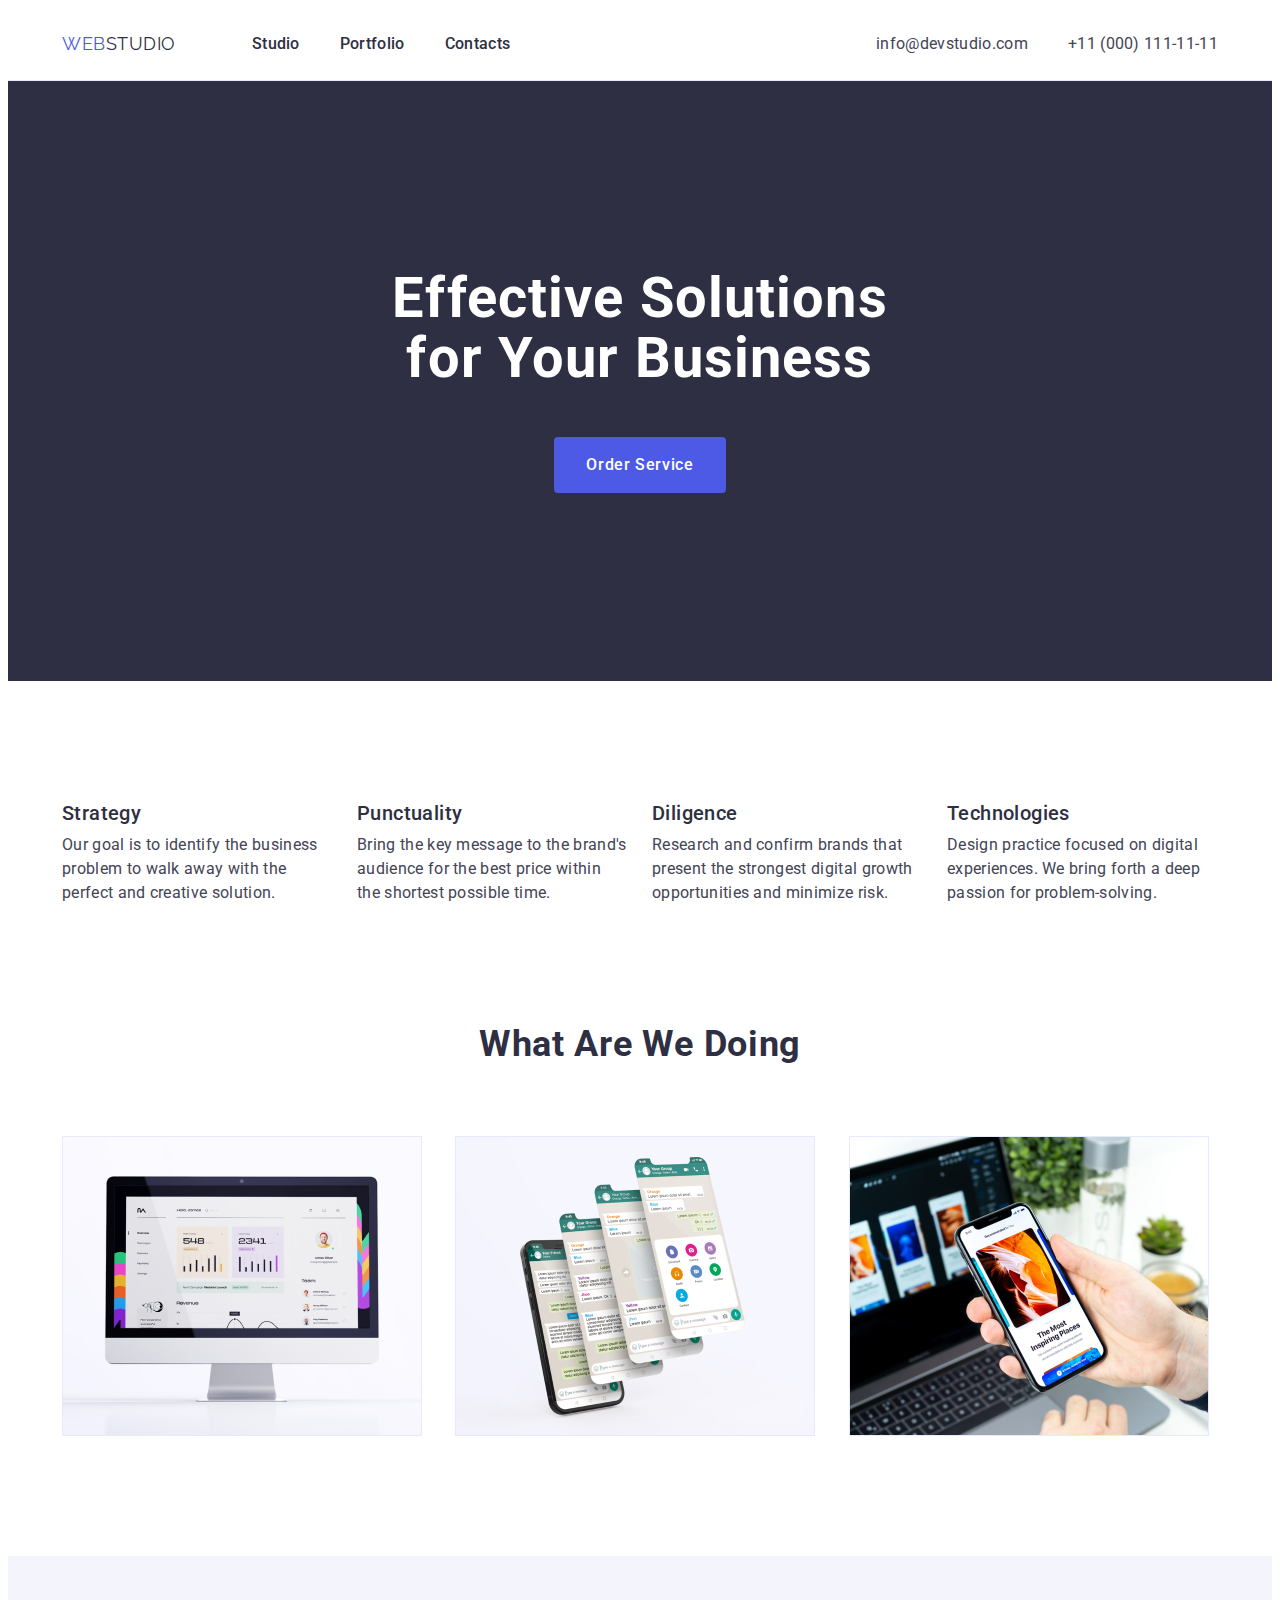
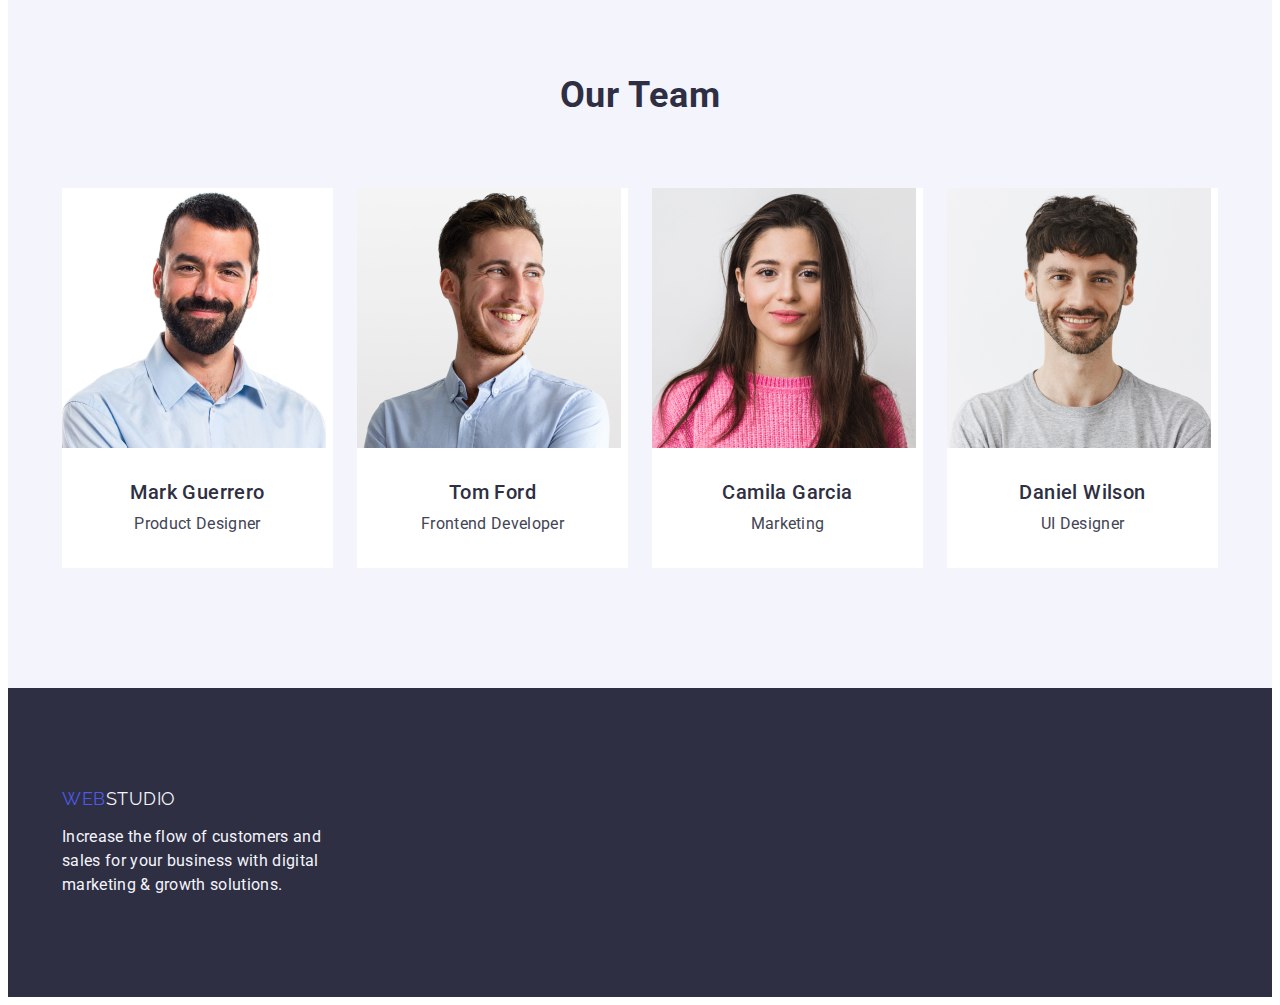
<file: index.html>
<!DOCTYPE html>

<html lang="en">
  <head>
    <meta charset="UTF-8" />
    <meta name="viewport" content="width=device-width, initial-scale=1.0" />
    <title>Web Studio</title>
    <link rel="preconnect" href="https://fonts.googleapis.com" />
    <link rel="preconnect" href="https://fonts.gstatic.com" crossorigin />
    <link
      href="https://fonts.googleapis.com/css2?family=Raleway:wght@800&family=Roboto:wght@400;500;700;900&display=swap"
      rel="stylesheet"
    />
    <link rel="stylesheet"
      href="https://cdnjs.cloudflare.com/ajax/libs/modern-normalize/2.0.0/modern-normalize.min.css"
      integrity="sha512-4xo8blKMVCiXpTaLzQSLSw3KFOVPWhm/TRtuPVc4WG6kUgjH6J03IBuG7JZPkcWMxJ5huwaBpOpnwYElP/m6wg=="
      crossorigin="anonymous"
      referrerpolicy="no-referrer">
    <link rel="stylesheet" href="./css/styles.css" />
  </head>

  <body>
    <header>
      <div class="container" id="header-container">
        <nav>
          <a href="./index.html" class="logo header-container"
          >WEB<span class="logo-accent-dark">STUDIO</span></a>

            <ul class="navigation-tabs">
              <li>
                <a href="./index.html" class="nav-link">Studio</a>
              </li>
              <li>
                <a href="./portfolio.html" class="nav-link">Portfolio</a>
              </li>
              <li>
                <a href="#" class="nav-link">Contacts</a>
              </li>
            </ul>
        </nav>

            <address>
              <ul class="address-list">
                <li>
                    <a href="mailto:info@devstudio.com" class="address-link">info@devstudio.com</a>
                </li>
                <li>
                    <a href="tel:+110001111111" class="address-link">+11 (000) 111-11-11</a>
                </li>
              </ul>
            </address>
        </div>
    </header>

    <main>
      <section class="order-section">
        <div class="container">
          <h1 class="slogan">Effective Solutions<br />for Your Business</h1>
          <button type="button" class="order-service-button">
            Order Service
          </button>
        </div>
      </section>

      <section class="advantages-section">
        <div class="container">
          <h2 class="visually-hidden">Advantages</h2>

          <ul class="advantages-list">
            <li class="advantages-list-item">
              <h3 class="advantages-list-item-title">Strategy</h3>
              <p class="advantages-list-item-text">
                Our goal is to identify the business problem to walk away with the
                perfect and creative solution.
              </p>
            </li>
            <li class="advantages-list-item">
              <h3 class="advantages-list-item-title">Punctuality</h3>
              <p class="advantages-list-item-text">
                Bring the key message to the brand's audience for the best price
                within the shortest possible time.
              </p>
            </li>
            <li class="advantages-list-item">
              <h3 class="advantages-list-item-title">Diligence</h3>
              <p class="advantages-list-item-text">
                Research and confirm brands that present the strongest digital
                growth opportunities and minimize risk.
              </p>
            </li>
            <li class="advantages-list-item">
              <h3 class="advantages-list-item-title">Technologies</h3>
              <p class="advantages-list-item-text">
                Design practice focused on digital experiences. We bring forth a
                deep passion for problem-solving.
              </p>
            </li>
          </ul>
        </div>
      </section>

      <section class="work-types-section">
        <div class="container">
          <h2 class="section-title">What Are We Doing</h2>

          <ul class="work-types-list">
            <li class="work-types-list-item">
              <img
                src="images/main_page/monitor_mac.jpg"
                alt="Monitor"
                width="360"
                height="300">
            </li>
            <li class="work-types-list-item">
              <img
                src="images/main_page/mobiles_chats.jpg"
                alt="Smartphone"
                width="360"
                height="300">
            </li>
            <li class="work-types-list-item">
              <img
                src="images/main_page/mobile_in_hand.jpg"
                alt="Mobile phone and Laptop"
                width="360"
                height="300">
            </li>
          </ul>
        </div>
      </section>

      <section class="team-section">
        <div class="container">
          <h2 class="section-title">Our Team</h2>

          <ul class="team-list">
            <li class="team-list-item">
              <img
                src="images/main_page/mark_guerrero.jpg"
                alt="Pictured is Mark Guerrero"
                width="264"
                height="260">
              <h3 class="team-member-name">Mark Guerrero</h3>
              <p class="team-member-role">Product Designer</p>
            </li>
            <li class="team-list-item">
              <img
                src="images/main_page/tom_ford.jpg"
                alt="Pictured is Tom Ford"
                width="264"
                height="260">
              <h3 class="team-member-name">Tom Ford</h3>
              <p class="team-member-role">Frontend Developer</p>
            </li>
            <li class="team-list-item">
              <img
                src="images/main_page/camila_garcia.jpg"
                alt="Pictured is Camila Garcia"
                width="264"
                height="260">
              <h3 class="team-member-name">Camila Garcia</h3>
              <p class="team-member-role">Marketing</p>
            </li>
            <li class="team-list-item">
              <img
                src="images/main_page/daniel_wilson.jpg"
                alt="Pictured is Daniel Wilson"
                width="264"
                height="260">
              <h3 class="team-member-name">Daniel Wilson</h3>
              <p class="team-member-role">UI Designer</p>
            </li>
          </ul>
        </div>
      </section>
    </main>

    <footer>
      <div class="container">
        <a href="./index.html" class="logo footer-logo"
          >WEB<span class="logo-accent-light">STUDIO</span></a
        >

        <p class="footer-text">
          Increase the flow of customers and sales for your business with digital
          marketing & growth solutions.
        </p>
      </div>
    </footer>
  </body>
</html>
</file>
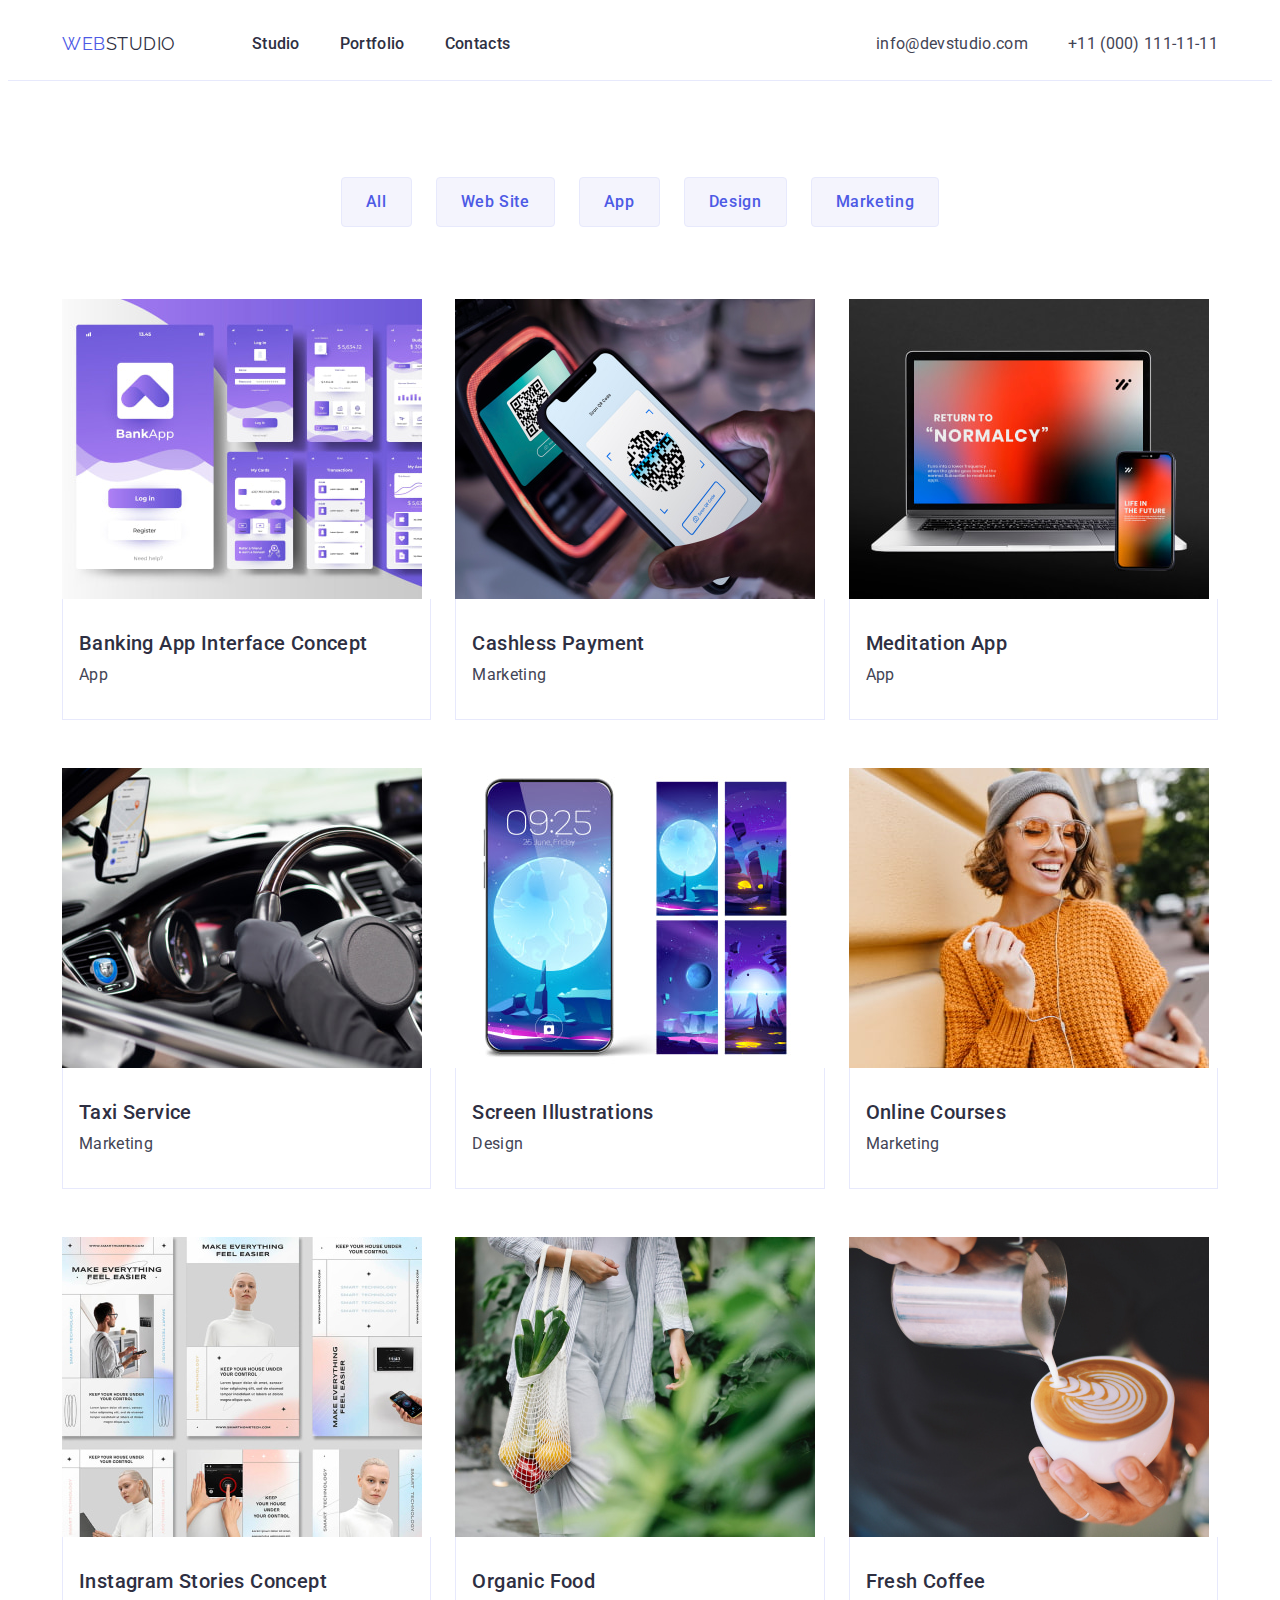
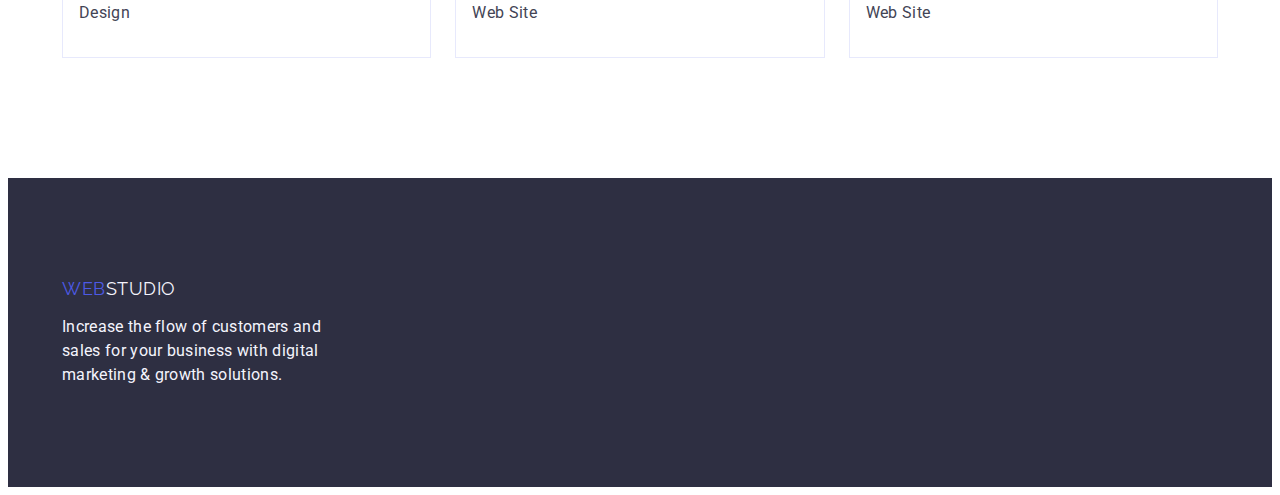
<file: portfolio.html>
<!DOCTYPE html>

<html lang="en">
  <head>
    <meta charset="UTF-8" />
    <meta name="viewport" content="width=device-width, initial-scale=1.0" />
    <title>Web Studio</title>
    <link rel="preconnect" href="https://fonts.googleapis.com" />
    <link rel="preconnect" href="https://fonts.gstatic.com" crossorigin />
    <link
      href="https://fonts.googleapis.com/css2?family=Raleway:wght@800&family=Roboto:wght@400;500;700;900&display=swap"
      rel="stylesheet"
    />
    <link rel="stylesheet"
      href="https://cdnjs.cloudflare.com/ajax/libs/modern-normalize/2.0.0/modern-normalize.min.css"
      integrity="sha512-4xo8blKMVCiXpTaLzQSLSw3KFOVPWhm/TRtuPVc4WG6kUgjH6J03IBuG7JZPkcWMxJ5huwaBpOpnwYElP/m6wg=="
      crossorigin="anonymous"
      referrerpolicy="no-referrer">
    <link rel="stylesheet" href="./css/styles.css" />
  </head>

  <body>
    <header>
      <div class="container" id="header-container">
        <nav>
          <a href="./index.html" class="logo"
            >WEB<span class="logo-accent-dark">STUDIO</span></a
            >

          <ul class="navigation-tabs">
            <li>
              <a href="./index.html" class="nav-link">Studio</a>
            </li>
            <li>
              <a href="./portfolio.html" class="nav-link">Portfolio</a>
            </li>
            <li>
              <a href="#" class="nav-link">Contacts</a>
            </li>
          </ul>
        </nav>

        <address>
          <ul class="address-list">
            <li>
              <a href="mailto:info@devstudio.com" class="address-link">info@devstudio.com</a>
            </li>
            <li>
              <a href="tel:+110001111111" class="address-link">+11 (000) 111-11-11</a>
            </li>
          </ul>
        </address>
      </div>
    </header>

    <main>
      <section class="portfolio-section">
        <div class="container">
          <h1 class="visually-hidden">Portfolio</h1>

          <ul class="filter-buttons-list">
            <li>
              <button type="button" class="filter-button">All</button>
            </li>
            <li>
              <button type="button" class="filter-button">Web Site</button>
            </li>
            <li>
              <button type="button" class="filter-button">App</button>
            </li>
            <li>
              <button type="button" class="filter-button">Design</button>
            </li>
            <li>
              <button type="button" class="filter-button">Marketing</button>
            </li>
          </ul>

          <ul class="projects-list">
            <li class="project-list-item">
              <a href="#">
                <img
                  src="images/windows_in_app.jpg"
                  alt="App Interface"
                  width="360"
                  height="300">
                <div class="project-list-info">
                  <h2 class="project-name">Banking App Interface Concept</h2>
                  <p class="project-type">App</p>
                </div>
              </a>
            </li>
            <li class="project-list-item">
              <a href="#">
                <img
                  src="images/qr-code.jpg"
                  alt="Cashless Payment Process"
                  width="360"
                  height="300">
                <div class="project-list-info">
                  <h2 class="project-name">Cashless Payment</h2>
                  <p class="project-type">Marketing</p>
                </div>
              </a>
            </li>
            <li class="project-list-item">
              <a href="#">
                <img
                  src="images/laptop_and_phone.jpg"
                  alt="Laptop and Phone with the Meditation App installed"
                  width="360"
                  height="300">
                <div class="project-list-info">
                  <h2 class="project-name">Meditation App</h2>
                  <p class="project-type">App</p>
                </div>
              </a>
            </li>
            <li class="project-list-item">
              <a href="#">
                <img
                  src="images/driving_car.jpg"
                  alt="Taxi Saloon with App"
                  width="360"
                  height="300">
                <div class="project-list-info">
                  <h2 class="project-name">Taxi Service</h2>
                  <p class="project-type">Marketing</p>
                </div>
              </a>
            </li>
            <li class="project-list-item">
              <a href="#">
                <img
                  src="images/cellphone.jpg"
                  alt="Screen Illustrations on the cellphone"
                  width="360"
                  height="300">
                <div class="project-list-info">
                  <h2 class="project-name">Screen Illustrations</h2>
                  <p class="project-type">Design</p>
                </div>
              </a>
            </li>
            <li class="project-list-item">
              <a href="#">
                <img
                  src="images/smiling_woman.jpg"
                  alt="Woman using Phone on Street"
                  width="360"
                  height="300">
                <div class="project-list-info">
                  <h2 class="project-name">Online Courses</h2>
                  <p class="project-type">Marketing</p>
                </div>
              </a>
            </li>
            <li class="project-list-item">
              <a href="#">
                <img
                  src="images/smart_world.jpg"
                  alt="Blocks in the App with Pictures and Text"
                  width="360"
                  height="300">
                <div class="project-list-info">
                  <h2 class="project-name">Instagram Stories Concept</h2>
                  <p class="project-type">Design</p>
                </div>
              </a>
            </li>
            <li class="project-list-item">
              <a href="#">
                <img
                  src="images/bag_with_vgtbls.jpg"
                  alt="Different vegetables in a bag"
                  width="360"
                  height="300">
                <div class="project-list-info">
                  <h2 class="project-name">Organic Food</h2>
                  <p class="project-type">Web Site</p>
                </div>
              </a>
            </li>
            <li class="project-list-item">
              <a href="#">
                <img
                  src="images/latte.jpg"
                  alt="Making cup of a latte"
                  width="360"
                  height="300">
                <div class="project-list-info">
                  <h2 class="project-name">Fresh Coffee</h2>
                  <p class="project-type">Web Site</p>
                </div>
              </a>
            </li>
          </ul>
        </div>
      </section>
    </main>

    <footer>
      <div class="container">
        <a href="./index.html" class="logo footer-logo"
          >WEB<span class="logo-accent-light">STUDIO</span></a
        >

        <p class="footer-text">
          Increase the flow of customers and sales for your business with digital
          marketing & growth solutions.
        </p>
      </div>
    </footer>
  </body>
</html>
</file>
<file: css/styles.css>
:root {
    --navy-blue: #2E2F42;
    --iris: #4D5AE5;
    --cloud: #F4F4FD;
    --cornflower: #E7E9FC;
    --ocean: #404BBF;
    --white-background: #FFFFFF;
    --white-text: #FFFFFF;
    --slate: #434455;
  }
  
  body {
    background-color: var(--white-background);
    font-family: 'Roboto', sans-serif;
    font-size: 16px;
    color: var(--navy-blue);
  }
  
  a {
    text-decoration: none;
    color: inherit;
    line-height: 1.5;
    letter-spacing: 0.02em;
  }

  h1,
  h2,
  h3,
  h4,
  h5,
  h6,
  p {
    margin-top: 0;
    margin-bottom: 0;
  }
  
  ul,
  ol {
    margin-top: 0;
    margin-bottom: 0;
    padding-left: 0;
  }

  ul {
    list-style-type: none;
  }

  img {
    display: block;
  }
  
  *:focus {
    outline: none;
  }
  
  header {
    box-sizing: border-box;
    border-bottom: 1px solid var(--cornflower);
  }

  .container {
    max-width: 1156px;
    padding-left: 14px;
    padding-right: 14px;
    margin-left: auto;
    margin-right: auto;
  }

  #header-container {
    display: flex;
    justify-content: space-between;
    align-items: center;
  }

  nav {
    align-items: center;
  }
  
  .logo {
    font-family: 'Raleway', sans-serif;
    font-size: 18px;
    line-height: 1.17;
    letter-spacing: 0.03em;
    color: var(--iris);
    display: block;
  }

  #header-container > nav {
    display: flex;
    gap: 76px;
  }

  .navigation-tabs {
    display: flex;
    gap: 40px;
  }

  .header-logo {
    padding-top: 24px;
    padding-bottom: 24px;
  }
  
  .logo-accent-dark {
    color: var(--navy-blue);
  }
  
  .nav-link {
    font-weight: 500;
    line-height: 1.5;
    letter-spacing: 0.02em;
    display: block;
    padding-top: 24px;
    padding-bottom: 24px;
  }
  
  .address-list {
    display: flex;
    flex-wrap: wrap;
    gap: 40px;
    row-gap: 0;
  }

  .nav-link:hover,
  .nav-link:focus {
    color: var(--ocean);
  }
  
  .address-link {
    font-style: normal;
    line-height: 1.5;
    letter-spacing: 0.02em;
    color: var(--slate);
    display: block;
    padding-top: 24px;
    padding-bottom: 24px;
  }
  
  .address-link:hover,
  .address-link:focus {
    color: var(--ocean);
  }
  
  .visually-hidden {
    position: absolute;
    width: 1px;
    height: 1px;
    margin: -1px;
    border: 0;
    padding: 0;
  
    white-space: nowrap;
    clip-path: inset(100%);
    clip: rect(0 0 0 0);
    overflow: hidden;
  }
  
  /*region Main Page Styles*/
  
  .order-section {
    background-color: var(--navy-blue);
    padding-top: 188px;
    padding-bottom: 188px;
  }
  
  .slogan {
    color: var(--white-text);
    font-size: 56px;
    line-height: 1.07;
    letter-spacing: 0.02em;
    text-align: center;
    margin-bottom: 48px;
  }
  
  .order-service-button {
    background-color: var(--iris);
    color: var(--white-text);
    font-family: 'Roboto', sans-serif;
    font-weight: 500;
    font-size: 16px;
    line-height: 1.5;
    letter-spacing: 0.04em;
    cursor: pointer;
    margin: 0 auto;
    display: block;
    padding: 16px 32px;
    border: none;
    border-radius: 4px;

  }
  
  .order-service-button:hover,
  .order-service-button:focus {
    background-color: var(--ocean);
  }
  
  .advantages-section {
    padding: 120px 0;
  }

  .advantages-list {
    display: flex;
    flex-wrap: wrap;
    justify-content: space-between;
  }

  .advantages-list-item {
    width: calc((100% - 3 * 24px) / 4);
  }

  .advantages-list-item-title {
    font-size: 20px;
    line-height: 1.2;
    letter-spacing: 0.02em;
    font-weight: 500;
    margin-bottom: 8px;
  }
  
  .advantages-list-item-text {
    line-height: 1.5;
    letter-spacing: 0.02em;
    color: var(--slate);
  }
  
  .section-title {
    font-size: 36px;
    line-height: 1.1;
    letter-spacing: 0.02em;
    text-align: center;
    margin-bottom: 72px;
  }

  .work-types-section {
    padding-bottom: 120px;
  }

  .work-types-list {
    display: flex;
    flex-wrap: wrap;
    gap: 24px;
  }

  .work-types-list-item {
    width: calc((100% - 2 * 24px) / 3);
  }

  .work-types-list-item > img {
    max-width: 100%;
  }
  
  .team-section {
    background-color: var(--cloud);
    padding: 120px 0;
  }

  .team-list {
    display: flex;
    flex-wrap: wrap;
    justify-content: space-between;
  }

  .team-list-item {
    background-color: var(--white-background);
    padding-bottom: 32px;
    width: calc((100% - 3 * 24px) / 4);
  }

  .team-list-item > img {
    max-width: 100%;
  }

  .team-member-name {
    font-size: 20px;
    line-height: 1.2;
    letter-spacing: 0.02em;
    font-weight: 500;
    text-align: center;
    margin-top: 32px;
    margin-bottom: 8px;
  }
  
  .team-member-role {
    text-align: center;
    line-height: 1.5;
    letter-spacing: 0.02em;
    color: var(--slate);
  }
  
  /*endregion*/
  
  /*region Portfolio Styles*/

  .portfolio-section {
    padding-top: 96px;
    padding-bottom: 120px;
  }

  .filter-buttons-list {
    display: flex;
    justify-content: center;
    gap: 24px;
    margin-bottom: 72px;
  }
  
  .filter-button {
    background-color: var(--cloud);
    color: var(--iris);
    font-family: 'Roboto', sans-serif;
    font-size: 16px;
    font-weight: 500;
    line-height: 1.5;
    letter-spacing: 0.04em;
    cursor: pointer;
    padding: 12px 24px;
    border: 1px solid var(--cornflower);
    border-radius: 4px;
  }
  
  .filter-button:hover,
  .filter-button:focus {
    background-color: var(--ocean);
    color: var(--white-text);
  }

  .projects-list {
    display: flex;
    flex-wrap: wrap;
    justify-content: space-between;
    row-gap: 48px;
  }

  .project-list-item {
    width: calc((100% - 2 * 24px) / 3);
  }

  .project-list-item > a > img {
    max-width: 100%;
  }

  .project-list-info {
    box-sizing: border-box;
    border-width: 0 1px 1px 1px;
    border-style: solid;
    border-color: var(--cornflower);
    padding: 32px 16px;
  }
  
  .project-name {
    font-size: 20px;
    line-height: 1.2;
    letter-spacing: 0.02em;
    font-weight: 500;
    margin-bottom: 8px;
  }
  
  .project-type {
    line-height: 1.5;
    letter-spacing: 0.02em;
    color: var(--slate);
  }
  
  /*endregion*/
  
  footer {
    background-color: var(--navy-blue);
    padding: 100px 0;
  }

  .footer-logo {
    margin-bottom: 16px;
  }
  
  .logo-accent-light {
    color: var(--cloud);
  }
  
  .footer-text {
    color: var(--cloud);
    line-height: 1.5;
    letter-spacing: 0.02em;
    width: 264px;
  }
</file>
